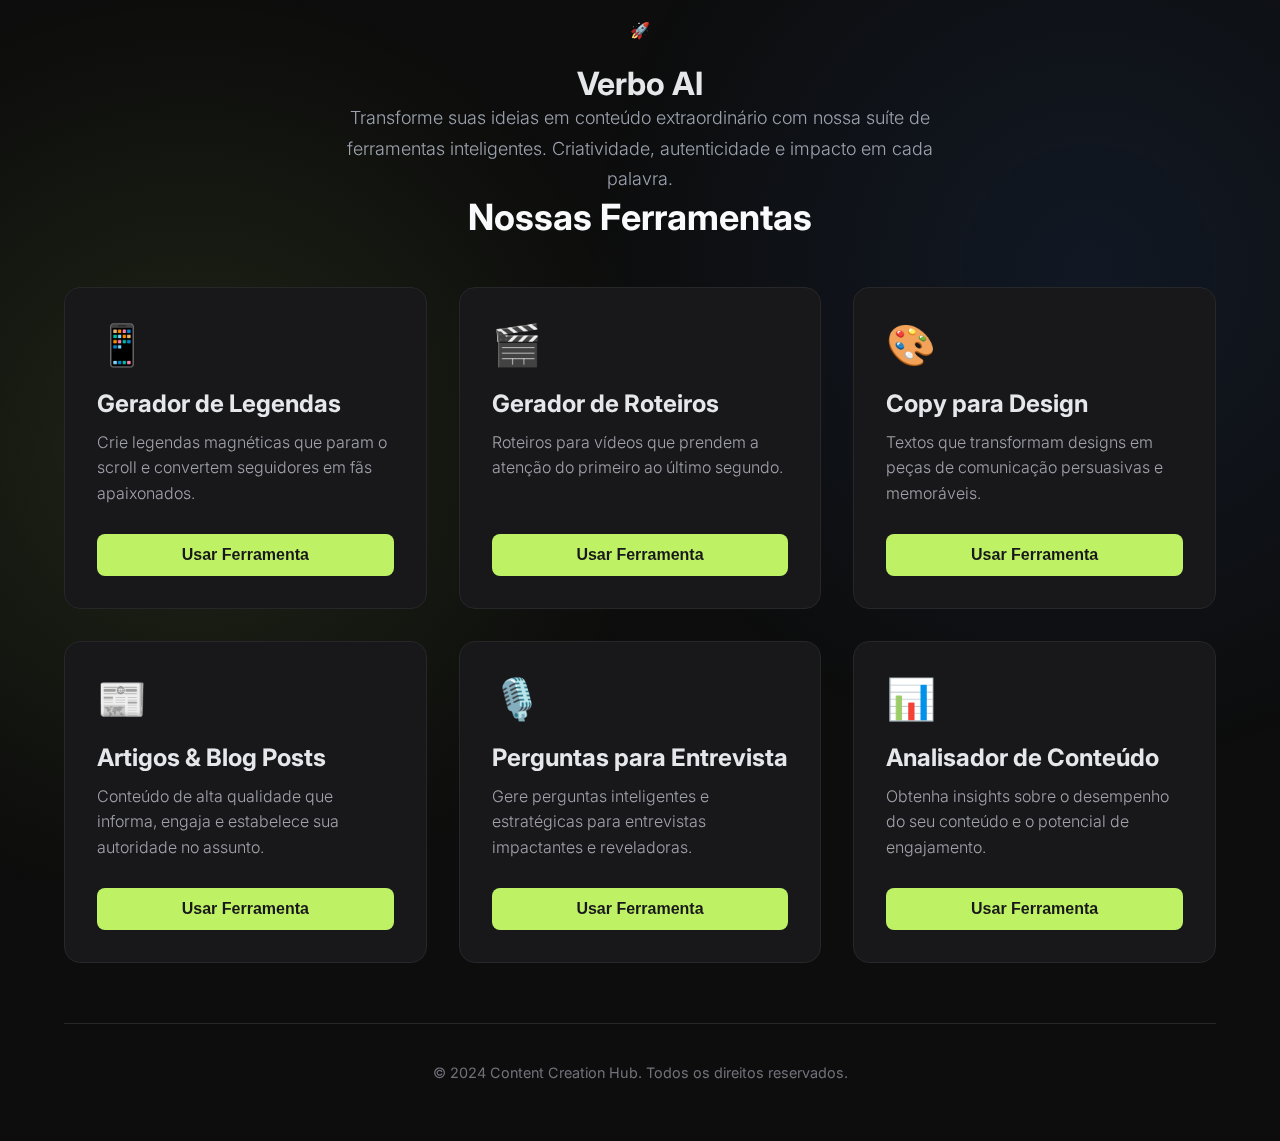
<file: index.html>
<!DOCTYPE html>
<html lang="pt-BR">
<head>
    <meta charset="UTF-8">
    <meta name="viewport" content="width=device-width, initial-scale=1.0">
    <title>Hub de Ferramentas de Conteúdo</title>
    <!-- O link do CSS foi atualizado para um nome genérico -->
    <link rel="stylesheet" href="main.css">
</head>
<body>
    <!-- Fundo animado (controlado via CSS) -->
    <div class="bg-animation"></div>
    
    <div class="container">
        <header class="header">
            <!-- Logo genérico -->
            <div class="logo">🚀</div>
            <h1>Verbo AI</h1>
            <p class="description">
                Transforme suas ideias em conteúdo extraordinário com nossa suíte de ferramentas inteligentes.
                Criatividade, autenticidade e impacto em cada palavra.
            </p>
        </header>

        <section class="tools-section">
            <h2 class="section-title">Nossas Ferramentas</h2>
            
            <div class="tools-grid">
                <!-- Card 1: Gerador de Legendas -->
                <div class="tool-card legendas" onclick="redirectTo('legendas', event)">
                    <div class="tool-icon">📱</div>
                    <h3>Gerador de Legendas</h3>
                    <p>Crie legendas magnéticas que param o scroll e convertem seguidores em fãs apaixonados.</p>
                    <button class="select-btn">Usar Ferramenta</button>
                </div>

                <!-- Card 2: Gerador de Roteiros -->
                <div class="tool-card roteiros" onclick="redirectTo('roteiros', event)">
                    <div class="tool-icon">🎬</div>
                    <h3>Gerador de Roteiros</h3>
                    <p>Roteiros para vídeos que prendem a atenção do primeiro ao último segundo.</p>
                    <button class="select-btn">Usar Ferramenta</button>
                </div>

                <!-- Card 3: Gerador de Copy Visual -->
                <div class="tool-card design" onclick="redirectTo('design', event)">
                    <div class="tool-icon">🎨</div>
                    <h3>Copy para Design</h3>
                    <p>Textos que transformam designs em peças de comunicação persuasivas e memoráveis.</p>
                    <button class="select-btn">Usar Ferramenta</button>
                </div>

                <!-- Card 4: Gerador de Conteúdo Longo -->
                <div class="tool-card materias" onclick="redirectTo('materias', event)">
                    <div class="tool-icon">📰</div>
                    <h3>Artigos & Blog Posts</h3>
                    <p>Conteúdo de alta qualidade que informa, engaja e estabelece sua autoridade no assunto.</p>
                    <button class="select-btn">Usar Ferramenta</button>
                </div>

                <!-- Card 5: Gerador de Perguntas para Entrevista -->
                <div class="tool-card entrevista" onclick="redirectTo('entrevista', event)">
                    <div class="tool-icon">🎙️</div>
                    <h3>Perguntas para Entrevista</h3>
                    <p>Gere perguntas inteligentes e estratégicas para entrevistas impactantes e reveladoras.</p>
                    <button class="select-btn">Usar Ferramenta</button>
                </div>
                
                <!-- Card 6: Analisador de Conteúdo -->
                <div class="tool-card analise" onclick="redirectTo('analise', event)">
                    <div class="tool-icon">📊</div>
                    <h3>Analisador de Conteúdo</h3>
                    <p>Obtenha insights sobre o desempenho do seu conteúdo e o potencial de engajamento.</p>
                    <button class="select-btn">Usar Ferramenta</button>
                </div>
            </div>
        </section>

        <footer class="footer">
            <div class="footer-content">
                <p>&copy; 2024 Content Creation Hub. Todos os direitos reservados.</p>
            </div>
        </footer>
    </div>

    <!-- O link do JavaScript foi atualizado para um nome genérico -->
    <script src="main.js"></script>
</body>
</html>
</file>
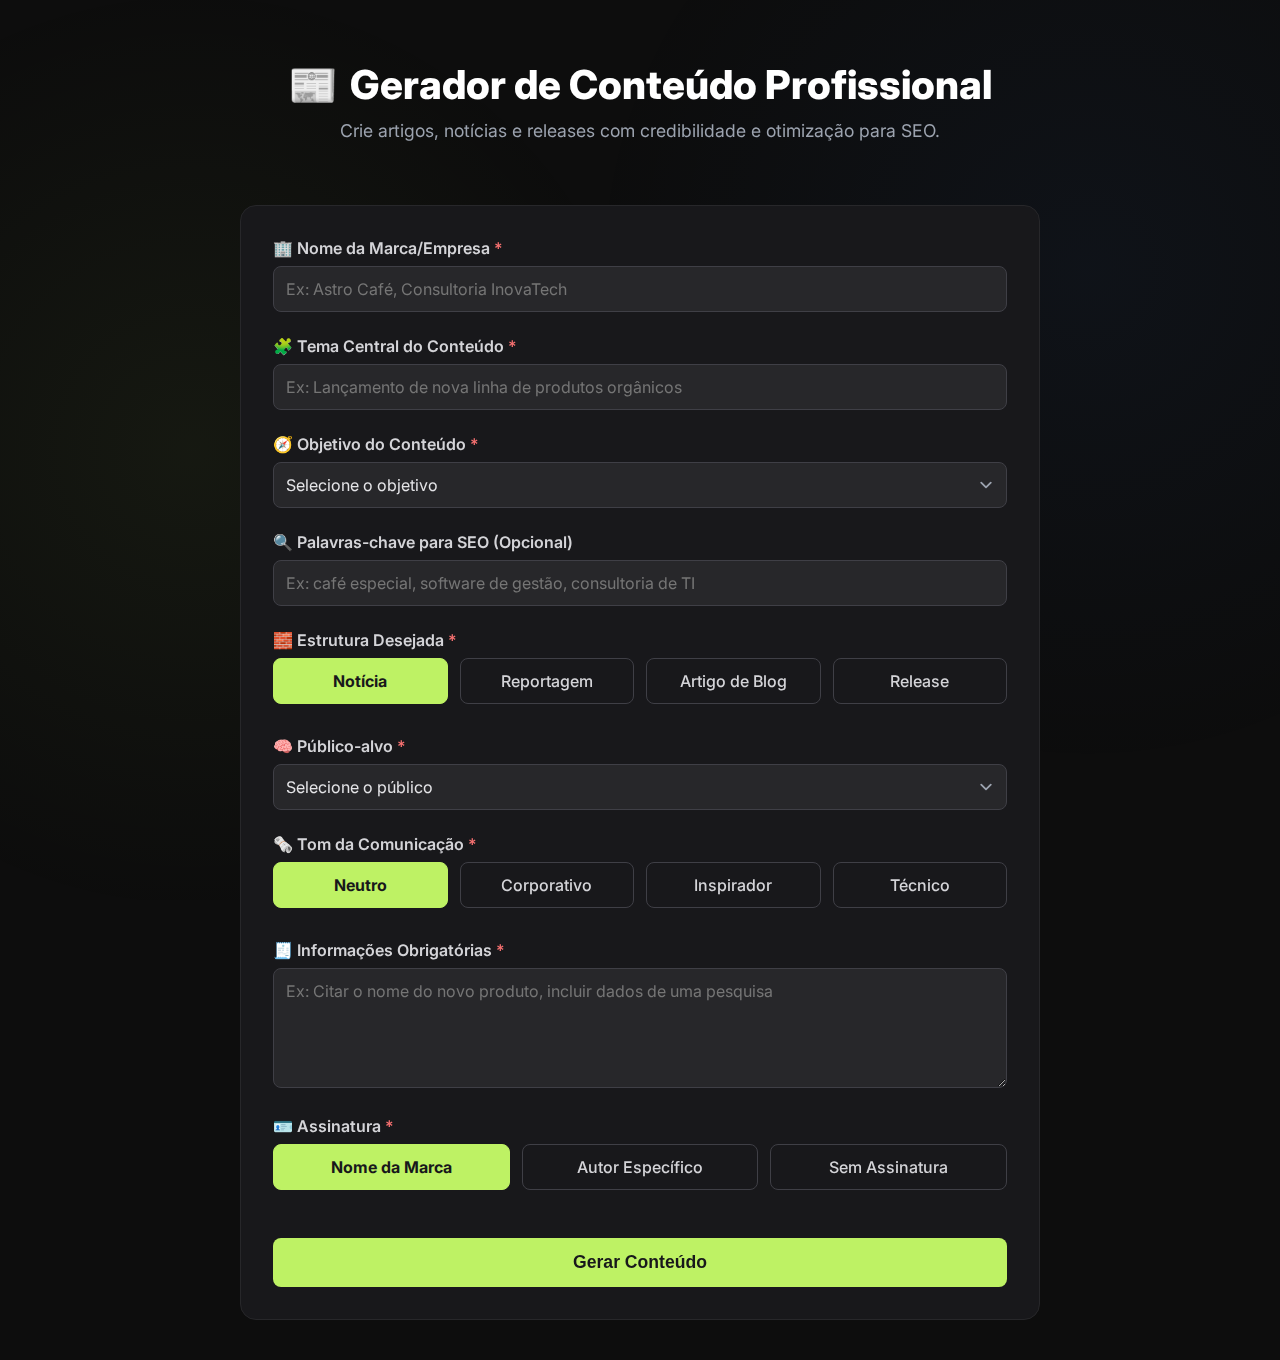
<file: ContentProPage/ContentPro.html>
<!DOCTYPE html>
<html lang="pt-BR">
<head>
    <meta charset="UTF-8">
    <meta name="viewport" content="width=device-width, initial-scale=1.0">
    <title>Gerador de Conteúdo Profissional</title>
    <!-- Link para a nova folha de estilo -->
    <link rel="stylesheet" href="ContentPro.css">
</head>
<body>
    <div class="bg-animation"></div>
    <div class="container">
        <header class="header">
            <h1><span class="header-icon">📰</span> Gerador de Conteúdo Profissional</h1>
            <p class="description">Crie artigos, notícias e releases com credibilidade e otimização para SEO.</p>
        </header>

        <div class="form-container">
            <form id="contentProForm">

                <div class="form-group">
                    <label for="nomeMarca">🏢 Nome da Marca/Empresa <span class="required">*</span></label>
                    <input type="text" id="nomeMarca" name="nomeMarca" placeholder="Ex: Astro Café, Consultoria InovaTech" required>
                </div>
                
                <div class="form-group">
                    <label for="temaCentral">🧩 Tema Central do Conteúdo <span class="required">*</span></label>
                    <input type="text" id="temaCentral" name="temaCentral" placeholder="Ex: Lançamento de nova linha de produtos orgânicos" required>
                </div>

                <div class="form-group">
                    <label for="objetivoConteudo">🧭 Objetivo do Conteúdo <span class="required">*</span></label>
                    <select id="objetivoConteudo" name="objetivoConteudo" required>
                        <option value="">Selecione o objetivo</option>
                        <option value="Informar de forma imparcial">Informar (Imparcial)</option>
                        <option value="Gerar autoridade sobre o tema">Gerar Autoridade</option>
                        <option value="Atrair visitantes orgânicos (SEO)">Atrair Tráfego (SEO)</option>
                        <option value="Engajar o público-alvo">Engajar a Comunidade</option>
                        <option value="Divulgar uma novidade da empresa">Divulgar Novidade</option>
                    </select>
                </div>

                <div class="form-group">
                    <label for="palavrasChave">🔍 Palavras-chave para SEO (Opcional)</label>
                    <input type="text" id="palavrasChave" name="palavrasChave" placeholder="Ex: café especial, software de gestão, consultoria de TI">
                </div>

                <div class="form-group">
                    <label>🧱 Estrutura Desejada <span class="required">*</span></label>
                    <div class="option-grid">
                        <div class="option-item">
                            <input type="radio" id="estruturaNoticia" name="estruturaDesejada" value="Notícia (lead, desenvolvimento, desfecho)" required checked>
                            <label for="estruturaNoticia">Notícia</label>
                        </div>
                        <div class="option-item">
                            <input type="radio" id="estruturaReportagem" name="estruturaDesejada" value="Reportagem (abordagem profunda)">
                            <label for="estruturaReportagem">Reportagem</label>
                        </div>
                        <div class="option-item">
                            <input type="radio" id="estruturaArtigo" name="estruturaDesejada" value="Artigo de Blog (otimizado para SEO)">
                            <label for="estruturaArtigo">Artigo de Blog</label>
                        </div>
                        <div class="option-item">
                            <input type="radio" id="estruturaRelease" name="estruturaDesejada" value="Release de imprensa (formato profissional)">
                            <label for="estruturaRelease">Release</label>
                        </div>
                    </div>
                </div>

                <div class="form-group">
                    <label for="publicoAlvo">🧠 Público-alvo <span class="required">*</span></label>
                    <select id="publicoAlvo" name="publicoAlvo" required>
                        <option value="">Selecione o público</option>
                        <option value="Clientes em potencial">Clientes em Potencial</option>
                        <option value="Clientes atuais">Clientes Atuais</option>
                        <option value="Investidores ou parceiros">Investidores/Parceiros</option>
                        <option value="Profissionais da área">Profissionais da Área</option>
                        <option value="Imprensa e Mídia">Imprensa e Mídia</option>
                        <option value="Público geral">Público Geral</option>
                    </select>
                </div>

                <div class="form-group">
                    <label>🗞️ Tom da Comunicação <span class="required">*</span></label>
                    <div class="option-grid">
                        <div class="option-item">
                            <input type="radio" id="tomNeutroDireto" name="tomComunicacao" value="Jornalístico neutro e direto" required checked>
                            <label for="tomNeutroDireto">Neutro</label>
                        </div>
                        <div class="option-item">
                            <input type="radio" id="tomInstitucionalAutoridade" name="tomComunicacao" value="Corporativo com autoridade">
                            <label for="tomInstitucionalAutoridade">Corporativo</label>
                        </div>
                        <div class="option-item">
                            <input type="radio" id="tomInspiradorHumano" name="tomComunicacao" value="Inspirador e humano">
                            <label for="tomInspiradorHumano">Inspirador</label>
                        </div>
                        <div class="option-item">
                            <input type="radio" id="tomFormalTecnico" name="tomComunicacao" value="Formal e técnico">
                            <label for="tomFormalTecnico">Técnico</label>
                        </div>
                    </div>
                </div>

                <div class="form-group">
                    <label for="infoObrigatorias">🧾 Informações Obrigatórias <span class="required">*</span></label>
                    <textarea id="infoObrigatorias" name="infoObrigatorias" placeholder="Ex: Citar o nome do novo produto, incluir dados de uma pesquisa" required></textarea>
                </div>
                
                <div class="form-group">
                    <label>🪪 Assinatura <span class="required">*</span></label>
                    <div class="option-grid">
                        <div class="option-item">
                            <input type="radio" id="assinaturaMarca" name="assinatura" value="Assinatura da marca" required checked>
                            <label for="assinaturaMarca">Nome da Marca</label>
                        </div>
                        <div class="option-item">
                            <input type="radio" id="assinaturaAutor" name="assinatura" value="Nome de autor específico">
                            <label for="assinaturaAutor">Autor Específico</label>
                        </div>
                        <div class="option-item">
                            <input type="radio" id="assinaturaNenhuma" name="assinatura" value="Sem assinatura">
                            <label for="assinaturaNenhuma">Sem Assinatura</label>
                        </div>
                    </div>
                </div>
                <div class="form-group conditional-field" id="nomeAutorField">
                    <label for="nomeAutor">Nome do Autor:</label>
                    <input type="text" id="nomeAutor" name="nomeAutor" placeholder="Nome completo do autor">
                </div>
                
                <button type="submit" class="submit-btn">Gerar Conteúdo</button>
            </form>

            <div class="loading" id="loadingState">
                <div class="spinner"></div>
                <p>Gerando seu conteúdo, por favor aguarde...</p>
            </div>

            <div class="result" id="resultState">
                <h3 class="result-title">✨ Conteúdo Gerado:</h3>
                <div class="result-content" id="copyContent"></div>
                <button class="copy-btn" id="copyButton">Copiar Conteúdo</button>
            </div>

            <div class="error" id="errorState"></div>
        </div>
    </div>

    <!-- Link para o JavaScript -->
    <script src="ContentPro.js"></script>
</body>
</html>
</file>
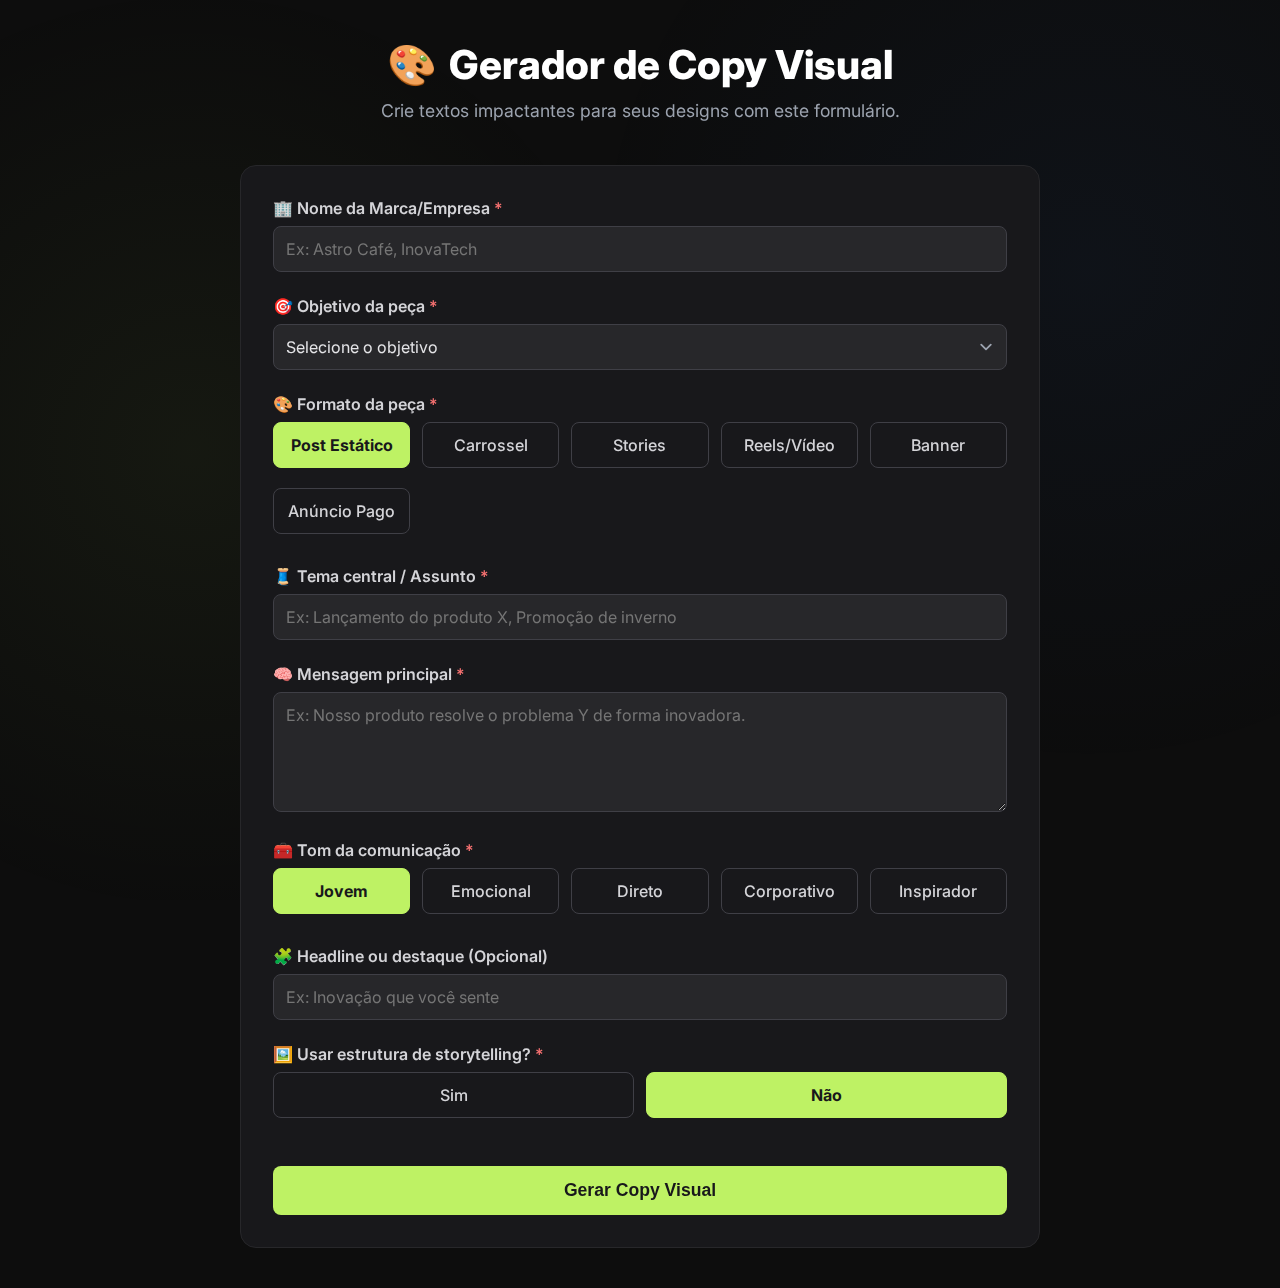
<file: VisualCopyGeneratorPage/VisualCopyGenerator.html>
<!DOCTYPE html>
<html lang="pt-BR">
<head>
    <meta charset="UTF-8">
    <meta name="viewport" content="width=device-width, initial-scale=1.0">
    <title>Gerador de Copy Visual Premium</title>
    <!-- Link para a nova folha de estilo unificada -->
    <link rel="stylesheet" href="VisualCopyGenerator.css">
</head>
<body>
    <div class="bg-animation"></div>
    <div class="container">
        <header class="header">
            <h1><span class="header-icon">🎨</span> Gerador de Copy Visual</h1>
            <p class="description">Crie textos impactantes para seus designs com este formulário.</p>
        </header>

        <div class="form-container">
            <form id="visualCopyForm">

                <div class="form-group">
                    <label for="nomeMarca">🏢 Nome da Marca/Empresa <span class="required">*</span></label>
                    <input type="text" id="nomeMarca" name="nomeMarca" placeholder="Ex: Astro Café, InovaTech" required>
                </div>

                <div class="form-group">
                    <label for="objetivoPeca">🎯 Objetivo da peça <span class="required">*</span></label>
                    <select id="objetivoPeca" name="objetivoPeca" required>
                        <option value="">Selecione o objetivo</option>
                        <option value="Gerar cliques">Gerar cliques</option>
                        <option value="Chamar atenção no feed">Chamar atenção no feed</option>
                        <option value="Converter em leads">Converter em leads</option>
                        <option value="Inspirar/engajar">Inspirar/engajar</option>
                        <option value="Informar rapidamente">Informar rapidamente</option>
                        <option value="Gerar conexão emocional">Gerar conexão emocional</option>
                    </select>
                </div>

                <div class="form-group">
                    <label>🎨 Formato da peça <span class="required">*</span></label>
                    <div class="option-grid format-grid">
                        <div class="option-item">
                            <input type="checkbox" id="formatoPost" name="formatoPeca" value="Post estático" checked>
                            <label for="formatoPost">Post Estático</label>
                        </div>
                        <div class="option-item">
                            <input type="checkbox" id="formatoCarrossel" name="formatoPeca" value="Carrossel">
                            <label for="formatoCarrossel">Carrossel</label>
                        </div>
                        <div class="option-item">
                            <input type="checkbox" id="formatoStories" name="formatoPeca" value="Stories">
                            <label for="formatoStories">Stories</label>
                        </div>
                        <div class="option-item">
                            <input type="checkbox" id="formatoReels" name="formatoPeca" value="Reels/Vídeo">
                            <label for="formatoReels">Reels/Vídeo</label>
                        </div>
                        <div class="option-item">
                            <input type="checkbox" id="formatoBanner" name="formatoPeca" value="Banner">
                            <label for="formatoBanner">Banner</label>
                        </div>
                        <div class="option-item">
                            <input type="checkbox" id="formatoAnuncio" name="formatoPeca" value="Anúncio Pago">
                            <label for="formatoAnuncio">Anúncio Pago</label>
                        </div>
                    </div>
                </div>

                <div class="form-group">
                    <label for="temaCentral">🧵 Tema central / Assunto <span class="required">*</span></label>
                    <input type="text" id="temaCentral" name="temaCentral" placeholder="Ex: Lançamento do produto X, Promoção de inverno" required>
                </div>

                <div class="form-group">
                    <label for="mensagemPrincipal">🧠 Mensagem principal <span class="required">*</span></label>
                    <textarea id="mensagemPrincipal" name="mensagemPrincipal" placeholder="Ex: Nosso produto resolve o problema Y de forma inovadora." required></textarea>
                </div>

                <div class="form-group">
                    <label>🧰 Tom da comunicação <span class="required">*</span></label>
                    <div class="option-grid tone-grid">
                        <div class="option-item">
                            <input type="radio" id="tomJovemOusado" name="tomComunicacao" value="Jovem e ousado" required checked>
                            <label for="tomJovemOusado">Jovem</label>
                        </div>
                        <div class="option-item">
                            <input type="radio" id="tomEmocional" name="tomComunicacao" value="Emocional e aspiracional">
                            <label for="tomEmocional">Emocional</label>
                        </div>
                        <div class="option-item">
                            <input type="radio" id="tomDireto" name="tomComunicacao" value="Direto e provocativo">
                            <label for="tomDireto">Direto</label>
                        </div>
                        <div class="option-item">
                            <input type="radio" id="tomCorporativo" name="tomComunicacao" value="Corporativo e elegante">
                            <label for="tomCorporativo">Corporativo</label>
                        </div>
                        <div class="option-item">
                            <input type="radio" id="tomInspirador" name="tomComunicacao" value="Inspirador e leve">
                            <label for="tomInspirador">Inspirador</label>
                        </div>
                    </div>
                </div>

                <div class="form-group">
                    <label for="headlineDesejada">🧩 Headline ou destaque (Opcional)</label>
                    <input type="text" id="headlineDesejada" name="headlineDesejada" placeholder="Ex: Inovação que você sente">
                </div>
                
                <div class="form-group">
                    <label>🖼️ Usar estrutura de storytelling? <span class="required">*</span></label>
                    <div class="option-grid">
                        <div class="option-item">
                            <input type="radio" id="storytellingSim" name="incluirStorytelling" value="sim" required>
                            <label for="storytellingSim">Sim</label>
                        </div>
                        <div class="option-item">
                            <input type="radio" id="storytellingNao" name="incluirStorytelling" value="não" checked>
                            <label for="storytellingNao">Não</label>
                        </div>
                    </div>
                </div>
                <div class="conditional-field" id="storytellingFields">
                    <div class="form-group">
                        <label for="ganchoStorytelling">Etapa 1: Gancho (título/frase de impacto)</label>
                        <input type="text" id="ganchoStorytelling" name="ganchoStorytelling" placeholder="Ex: 'Cansado do comum?'">
                    </div>
                    <div class="form-group">
                        <label for="solucaoStorytelling">Etapa 2: Solução (seu diferencial)</label>
                        <textarea id="solucaoStorytelling" name="solucaoStorytelling" placeholder="Ex: 'Apresentamos a solução X, que transforma sua rotina.'"></textarea>
                    </div>
                    <div class="form-group">
                        <label for="acaoStorytelling">Etapa 3: Chamada para Ação (CTA)</label>
                        <input type="text" id="acaoStorytelling" name="acaoStorytelling" placeholder="Ex: 'Clique e descubra!'">
                    </div>
                </div>

                <button type="submit" class="submit-btn">Gerar Copy Visual</button>
            </form>

            <div class="loading" id="loadingState">
                <div class="spinner"></div>
                <p>Gerando sua copy visual, por favor aguarde...</p>
            </div>

            <div class="result" id="resultState">
                <h3 class="result-title">✨ Copy Visual Gerada:</h3>
                <div class="result-content" id="copyContent"></div>
                <button class="copy-btn" id="copyButton">Copiar Copy</button>
            </div>

            <div class="error" id="errorState"></div>
        </div>
    </div>

   <script src="VisualCopyGenerator.js"></script>
</body>
</html>
</file>
<file: main.css>
/* Reset básico e tipografia */
@import url('https://fonts.googleapis.com/css2?family=Inter:wght@300;400;600;700;800&display=swap');

* {
    margin: 0;
    padding: 0;
    box-sizing: border-box;
}

body {
    font-family: 'Inter', sans-serif;
    background-color: #0d0d0d;
    color: #e5e7eb;
    overflow-x: hidden;
    min-height: 100vh;
}

/* --- UTILITÁRIOS E ANIMAÇÕES --- */
.hidden {
    display: none !important;
}

.bg-animation {
    position: fixed;
    top: 0; left: 0;
    width: 100%; height: 100%;
    z-index: -1;
    background: radial-gradient(circle at 15% 50%, rgba(190, 242, 100, 0.1), transparent 40%),
                radial-gradient(circle at 85% 30%, rgba(59, 130, 246, 0.1), transparent 40%);
    animation: bgSway 25s ease-in-out infinite;
}

@keyframes bgSway {
    0%, 100% { transform: translate(0, 0); }
    50% { transform: translate(10px, 20px) scale(1.05); }
}

@keyframes float {
    0% { transform: translateY(0px); }
    50% { transform: translateY(-10px); }
    100% { transform: translateY(0px); }
}

.container {
    max-width: 1200px;
    width: 90%;
    margin: 0 auto;
    padding: 20px 0;
    position: relative;
    z-index: 1;
}

/* --- COMPONENTES GLOBAIS (Botões, Inputs) --- */
.input-group {
    text-align: left;
    margin-bottom: 20px;
}
.input-group label {
    display: block;
    margin-bottom: 8px;
    font-weight: 500;
}
.input-group input,
.input-group textarea {
    width: 100%;
    padding: 12px 16px;
    background: #0d0d0d;
    border: 1px solid #3f3f46;
    border-radius: 8px;
    color: #f9fafb;
    font-size: 1rem;
    font-family: 'Inter', sans-serif;
    transition: all 0.3s;
}
.input-group input:focus,
.input-group textarea:focus {
    outline: none;
    border-color: #bef264;
    box-shadow: 0 0 0 3px rgba(190, 242, 100, 0.2);
}
.input-group textarea {
    resize: vertical;
}

.select-btn {
    background-color: #bef264;
    color: #18181b;
    border: none;
    padding: 12px 24px;
    border-radius: 8px;
    font-size: 1rem;
    font-weight: 600;
    cursor: pointer;
    transition: all 0.3s ease;
    width: 100%;
    text-align: center;
}
.select-btn:hover {
    background-color: #a3e635;
    transform: scale(1.05);
}
.select-btn:disabled {
    background-color: #52525b;
    color: #a1a1aa;
    cursor: not-allowed;
    transform: none;
}

.success-message {
    color: #a3e635;
    min-height: 24px;
    margin: 16px 0;
    font-size: 0.9rem;
    font-weight: 500;
    text-align: center;
}
.error-message {
    color: #f87171;
    min-height: 24px;
    margin-bottom: 16px;
    font-size: 0.9rem;
}

/* --- HEADER --- */
.header {
    text-align: center;
}
.header .logo {
    margin-bottom: 24px;
    display: inline-block;
    animation: float 6s ease-in-out infinite;
}
.header .description {
    font-size: 1.125rem;
    color: #9ca3af;
    max-width: 600px;
    margin: 0 auto;
    line-height: 1.7;
    font-weight: 300;
}
.user-info {
    margin-bottom: 20px;
    display: flex;
    justify-content: flex-end;
    align-items: center;
    gap: 12px;
    flex-wrap: wrap;
}
#user-email-display, #user-email {
    color: #a1a1aa;
}
#logout-btn, .nav-btn {
    background: #3f3f46;
    color: #f9fafb;
    border: none;
    padding: 8px 16px;
    border-radius: 8px;
    cursor: pointer;
    font-weight: 600;
    text-decoration: none;
    transition: background-color 0.3s;
}
#logout-btn:hover, .nav-btn:hover {
    background: #52525b;
}

/* --- ESTILOS ESPECÍFICOS POR PÁGINA (A CORREÇÃO PRINCIPAL) --- */

/* #page-hub (Página Principal) */
#page-hub .header {
    padding: 80px 20px 60px;
}
#page-hub .header .logo img {
    height: 30vh;
    max-height: 200px;
    clip-path: circle();
}
#page-hub .settings-link {
    display: flex;
    align-items: center;
    gap: 10px;
    text-decoration: none;
    color: #e5e7eb;
    background: #27272a;
    padding: 5px 15px 5px 5px;
    border-radius: 20px;
    transition: background-color 0.3s;
}
#page-hub .settings-link:hover {
    background-color: #3f3f46;
}
#page-hub .settings-link img {
    width: 32px;
    height: 32px;
    border-radius: 50%;
    object-fit: cover;
    border: 2px solid #3f3f46;
}

/* #page-settings (Página de Configurações) */
#page-settings .header {
    padding: 20px 20px 60px;
}
#page-settings .header .logo img {
    height: 15vh;
    max-height: 120px;
    clip-path: circle();
}

/* --- TELA DE LOGIN --- */
.auth-container {
    display: flex;
    justify-content: center;
    align-items: center;
    min-height: 100vh;
    padding: 20px;
    z-index: 10;
}
.login-box {
    background: #18181b;
    border: 1px solid #27272a;
    border-radius: 16px;
    padding: 40px;
    width: 100%;
    max-width: 420px;
    text-align: center;
    box-shadow: 0 10px 30px rgba(0,0,0,0.2);
}
.login-box .logo img {
    height: 100px;
    width: 100px;
    animation: none;
    clip-path: circle();
}
.login-box h2 {
    font-size: 2rem;
    font-weight: 700;
    color: #f9fafb;
    margin-bottom: 8px;
}
.login-box .login-subtitle {
    color: #a1a1aa;
    margin-bottom: 32px;
}

/* --- SEÇÃO DE FERRAMENTAS --- */
.section-title {
    text-align: center;
    font-size: 2.25rem;
    font-weight: 700;
    margin-bottom: 48px;
    color: #f9fafb;
}
.tools-grid {
    display: grid;
    grid-template-columns: repeat(auto-fit, minmax(300px, 1fr));
    gap: 32px;
}
.tool-card {
    background: #18181b;
    border: 1px solid #27272a;
    border-radius: 16px;
    padding: 32px;
    text-align: left;
    transition: all 0.3s ease;
    cursor: pointer;
    overflow: hidden;
}
.tool-card:hover {
    transform: translateY(-8px);
    border-color: #bef264;
    box-shadow: 0 20px 40px rgba(190, 242, 100, 0.1);
}
.tool-icon {
    font-size: 2.5rem;
    margin-bottom: 20px;
}
.tool-card h3 {
    font-size: 1.5rem;
    font-weight: 700;
    margin-bottom: 12px;
}
.tool-card p {
    color: #a1a1aa;
    line-height: 1.6;
    margin-bottom: 24px;
    font-size: 1rem;
    font-weight: 300;
    min-height: 80px;
}

/* --- SEÇÃO DE CONFIGURAÇÕES --- */
.settings-section {
    display: grid;
    grid-template-columns: 1fr;
    gap: 32px;
    max-width: 900px;
    margin: 0 auto;
}
@media (min-width: 992px) {
    .settings-section {
        grid-template-columns: 1fr 1fr;
    }
}
.settings-card {
    background: #18181b;
    border: 1px solid #27272a;
    border-radius: 16px;
    padding: 32px;
    display: flex;
    flex-direction: column;
}
.settings-card h3 {
    font-size: 1.5rem;
    font-weight: 700;
    margin-bottom: 24px;
    text-align: center;
}
.profile-pic-container {
    display: flex;
    flex-direction: column;
    align-items: center;
    gap: 16px;
    margin-bottom: 32px;
}
#profile-pic-preview {
    width: 120px;
    height: 120px;
    border-radius: 50%;
    object-fit: cover;
    border: 3px solid #3f3f46;
}
#profile-pic-input {
    display: none;
}
.upload-btn {
    background: #3f3f46;
    color: #f9fafb;
    padding: 10px 20px;
    border-radius: 8px;
    cursor: pointer;
    font-weight: 600;
    transition: background-color 0.3s ease;
}
.upload-btn:hover {
    background-color: #52525b;
}

/* --- SPINNER DE CARREGAMENTO --- */
.spinner-container {
    display: flex;
    justify-content: center;
    align-items: center;
    position: fixed;
    top: 0; left: 0;
    width: 100%; height: 100%;
    background: rgba(13, 13, 13, 0.8);
    z-index: 999;
}
.spinner {
    width: 50px;
    height: 50px;
    border: 5px solid #3f3f46;
    border-top-color: #bef264;
    border-radius: 50%;
    animation: spin 1s linear infinite;
}
@keyframes spin { to { transform: rotate(360deg); } }

/* --- FOOTER --- */
.footer {
    text-align: center;
    padding: 40px 0;
    margin-top: 60px;
    border-top: 1px solid #27272a;
}
.footer p {
    color: #71717a;
    font-size: 0.9rem;
}
</file>
<file: ContentProPage/ContentPro.css>
/* Reset básico e tipografia */
@import url('https://fonts.googleapis.com/css2?family=Inter:wght@300;400;600;700;800&display=swap');

* {
    margin: 0;
    padding: 0;
    box-sizing: border-box;
}

body {
    font-family: 'Inter', sans-serif;
    background-color: #0d0d0d;
    color: #e5e7eb;
    overflow-x: hidden;
    min-height: 100vh;
    padding: 20px;
    display: flex;
    justify-content: center;
    align-items: flex-start;
}

/* Fundo sutil */
.bg-animation {
    position: fixed;
    top: 0;
    left: 0;
    width: 100%;
    height: 100%;
    z-index: -1;
    background: radial-gradient(circle at 15% 50%, rgba(190, 242, 100, 0.05), transparent 40%),
                radial-gradient(circle at 85% 30%, rgba(59, 130, 246, 0.05), transparent 40%);
}

.container {
    max-width: 800px;
    width: 90%;
    margin: 20px auto;
    position: relative;
    z-index: 1;
}

/* Cabeçalho */
.header {
    text-align: center;
    margin-bottom: 40px;
    padding: 20px 0;
}

.header h1 {
    font-size: 2.5rem;
    font-weight: 800;
    margin-bottom: 8px;
    color: #ffffff;
    display: flex;
    align-items: center;
    justify-content: center;
    gap: 12px;
}

.header .description {
    font-size: 1.1rem;
    color: #9ca3af;
    max-width: 600px;
    margin: 0 auto;
    line-height: 1.6;
}

/* Formulário */
.form-container {
    background: #18181b;
    border: 1px solid #27272a;
    border-radius: 16px;
    padding: 32px;
}

.form-group {
    margin-bottom: 24px;
}

.form-group label {
    display: block;
    font-weight: 600;
    color: #d4d4d8;
    margin-bottom: 8px;
    font-size: 1rem;
}

.required {
    color: #f87171; /* red-400 */
}

.form-group input[type="text"],
.form-group input[type="number"],
.form-group textarea,
.form-group select {
    width: 100%;
    padding: 12px;
    border: 1px solid #3f3f46;
    border-radius: 8px;
    font-size: 1rem;
    transition: border-color 0.3s ease, box-shadow 0.3s ease;
    background: #27272a;
    color: #e4e4e7;
    font-family: 'Inter', sans-serif;
}

.form-group textarea {
    resize: vertical;
    min-height: 120px;
}

.form-group select {
    appearance: none;
    background-image: url("data:image/svg+xml,%3csvg xmlns='http://www.w3.org/2000/svg' fill='none' viewBox='0 0 20 20'%3e%3cpath stroke='%239ca3af' stroke-linecap='round' stroke-linejoin='round' stroke-width='1.5' d='M6 8l4 4 4-4'/%3e%3c/svg%3e");
    background-position: right 0.5rem center;
    background-repeat: no-repeat;
    background-size: 1.5em 1.5em;
    padding-right: 2.5rem;
}

.form-group input:focus,
.form-group textarea:focus,
.form-group select:focus {
    outline: none;
    border-color: #bef264;
    box-shadow: 0 0 0 3px rgba(190, 242, 100, 0.2);
}

/* Grid de opções */
.option-grid {
    display: grid;
    grid-template-columns: repeat(auto-fit, minmax(120px, 1fr));
    gap: 12px;
}

.option-item {
    position: relative;
}

.option-item input[type="radio"],
.option-item input[type="checkbox"] {
    position: absolute;
    opacity: 0;
}

.option-item label {
    display: block;
    padding: 12px;
    border: 1px solid #3f3f46;
    border-radius: 8px;
    cursor: pointer;
    text-align: center;
    transition: all 0.2s ease-in-out;
    font-weight: 500;
}

.option-item input:checked + label {
    background-color: #bef264;
    color: #18181b;
    border-color: #bef264;
    font-weight: 700;
}

.option-item label:hover {
    border-color: #a1a1aa;
}

/* Botão */
.submit-btn {
    width: 100%;
    padding: 14px;
    background-color: #bef264;
    color: #18181b;
    border: none;
    border-radius: 8px;
    font-size: 1.1rem;
    font-weight: 700;
    cursor: pointer;
    transition: background-color 0.3s ease, transform 0.2s ease;
    margin-top: 16px;
}

.submit-btn:hover:not(:disabled) {
    background-color: #a3e635;
    transform: translateY(-2px);
}

.submit-btn:disabled {
    opacity: 0.5;
    cursor: not-allowed;
}

/* Estados da UI */
.loading, .error {
    text-align: center;
    margin-top: 24px;
    padding: 16px;
    border-radius: 8px;
}
.loading {
    display: none;
    color: #d4d4d8;
}
.error {
    display: none;
    background: rgba(239, 68, 68, 0.1);
    border: 1px solid #ef4444;
    color: #fca5a5;
}

.spinner {
    width: 32px;
    height: 32px;
    border: 4px solid #3f3f46;
    border-top: 4px solid #bef264;
    border-radius: 50%;
    animation: spin 1s linear infinite;
    margin: 0 auto 12px;
}

@keyframes spin {
    to { transform: rotate(360deg); }
}

/* Resultados */
.result {
    display: none;
    margin-top: 32px;
}

.result-title, .result h3 {
    font-size: 1.5rem;
    font-weight: 700;
    color: #ffffff;
    border-bottom: 1px solid #27272a;
    padding-bottom: 12px;
    margin-bottom: 24px;
}

.result-content {
    background: #0d0d0d;
    padding: 20px;
    border-radius: 12px;
    border: 1px solid #27272a;
    white-space: pre-wrap;
    line-height: 1.7;
    font-size: 1rem;
    margin-bottom: 16px;
    overflow-x: auto;
}

.copy-btn {
    padding: 10px 20px;
    background: #3f3f46;
    color: #e4e4e7;
    border: 1px solid #52525b;
    border-radius: 8px;
    cursor: pointer;
    font-weight: 600;
    transition: background-color 0.3s ease, transform 0.2s ease;
}

.copy-btn:hover {
    background-color: #52525b;
    transform: translateY(-1px);
}

.conditional-field {
    display: none;
    margin-top: 16px;
}


/* Media Queries */
@media (max-width: 768px) {
    .container { width: 95%; margin-top: 20px; }
    .header h1 { font-size: 2rem; }
    .form-container { padding: 24px; }
    .option-grid { grid-template-columns: 1fr; }
}
</file>
<file: VisualCopyGeneratorPage/VisualCopyGenerator.css>
/* Reset básico e tipografia */
@import url('https://fonts.googleapis.com/css2?family=Inter:wght@300;400;600;700;800&display=swap');

:root {
    --bg-color: #0d0d0d;
    --card-color: rgba(24, 24, 27, 0.6);
    --border-color: rgba(63, 63, 70, 0.4);
    --text-primary: #f9fafb;
    --text-secondary: #a1a1aa;
    --accent-primary: #bef264;
    --nav-height: 72px;
}

* { margin: 0; padding: 0; box-sizing: border-box; }

body {
    font-family: 'Inter', sans-serif;
    background-color: var(--bg-color);
    color: var(--text-primary);
    overflow-x: hidden;
    min-height: 100vh;
}

/* Fundo sutil */
.bg-animation {
    position: fixed; top: 0; left: 0; width: 100%; height: 100%; z-index: -1;
    background: radial-gradient(circle at 15% 50%, rgba(190, 242, 100, 0.05), transparent 40%),
                radial-gradient(circle at 85% 30%, rgba(59, 130, 246, 0.05), transparent 40%);
}

/* --- NAVEGAÇÃO SUPERIOR (DESKTOP) --- */
.navbar {
    position: sticky; top: 0; width: 100%; height: var(--nav-height);
    background: rgba(13, 13, 13, 0.7);
    backdrop-filter: blur(12px); -webkit-backdrop-filter: blur(12px);
    border-bottom: 1px solid var(--border-color);
    z-index: 100; display: flex; align-items: center;
}
.nav-container { max-width: 1200px; width: 90%; margin: 0 auto; display: flex; justify-content: space-between; align-items: center; }
.nav-logo { display: flex; align-items: center; gap: 12px; text-decoration: none; color: var(--text-primary); }
.nav-logo img { height: 36px; width: 36px; clip-path: circle(); }
.nav-logo span { font-weight: 600; font-size: 1.2rem; }
.user-info { display: flex; align-items: center; gap: 16px; }
#user-display-name { color: var(--text-secondary); font-weight: 500; }
.settings-link img { width: 40px; height: 40px; border-radius: 50%; object-fit: cover; border: 2px solid transparent; transition: all 0.3s ease; }
.settings-link:hover img { border-color: var(--accent-primary); transform: scale(1.05); }
#logout-btn { background: #27272a; color: var(--text-primary); border: 1px solid var(--border-color); padding: 8px 16px; border-radius: 8px; cursor: pointer; font-weight: 500; transition: all 0.3s ease; }
#logout-btn:hover { background: var(--text-primary); color: var(--bg-color); }

/* Conteúdo Principal */
.container {
    max-width: 800px;
    width: 90%;
    margin: 0 auto;
    padding: 40px 0;
    position: relative;
    z-index: 1;
}

/* Cabeçalho */
.header { text-align: center; margin-bottom: 40px; }
.header h1 { font-size: 2.5rem; font-weight: 800; margin-bottom: 8px; color: #ffffff; display: flex; align-items: center; justify-content: center; gap: 12px; }
.header .description { font-size: 1.1rem; color: #9ca3af; max-width: 600px; margin: 0 auto; line-height: 1.6; }

/* Formulário */
.form-container { background: #18181b; border: 1px solid #27272a; border-radius: 16px; padding: 32px; }
.form-group { margin-bottom: 24px; }
.form-group label { display: block; font-weight: 600; color: #d4d4d8; margin-bottom: 8px; font-size: 1rem; }
.required { color: #f87171; }
.form-group input[type="text"], .form-group textarea, .form-group select {
    width: 100%; padding: 12px; border: 1px solid #3f3f46; border-radius: 8px; font-size: 1rem;
    transition: border-color 0.3s ease, box-shadow 0.3s ease;
    background: #27272a; color: #e4e4e7; font-family: 'Inter', sans-serif;
}
.form-group textarea { resize: vertical; min-height: 120px; }
.form-group select { appearance: none; background-image: url("data:image/svg+xml,%3csvg xmlns='http://www.w3.org/2000/svg' fill='none' viewBox='0 0 20 20'%3e%3cpath stroke='%239ca3af' stroke-linecap='round' stroke-linejoin='round' stroke-width='1.5' d='M6 8l4 4 4-4'/%3e%3c/svg%3e"); background-position: right 0.5rem center; background-repeat: no-repeat; background-size: 1.5em 1.5em; padding-right: 2.5rem; }
.form-group input:focus, .form-group textarea:focus, .form-group select:focus { outline: none; border-color: #bef264; box-shadow: 0 0 0 3px rgba(190, 242, 100, 0.2); }
.option-grid { display: grid; grid-template-columns: repeat(auto-fit, minmax(120px, 1fr)); gap: 12px; }
.option-item { position: relative; }
.option-item input[type="radio"], .option-item input[type="checkbox"] { position: absolute; opacity: 0; }
.option-item label { display: block; padding: 12px; border: 1px solid #3f3f46; border-radius: 8px; cursor: pointer; text-align: center; transition: all 0.2s ease-in-out; font-weight: 500; }
.option-item input:checked + label { background-color: #bef264; color: #18181b; border-color: #bef264; font-weight: 700; }
.option-item label:hover { border-color: #a1a1aa; }
.conditional-field { display: none; margin-top: 16px; }
.submit-btn { width: 100%; padding: 14px; background-color: #bef264; color: #18181b; border: none; border-radius: 8px; font-size: 1.1rem; font-weight: 700; cursor: pointer; transition: background-color 0.3s ease, transform 0.2s ease; margin-top: 16px; }
.submit-btn:hover:not(:disabled) { background-color: #a3e635; transform: translateY(-2px); }
.submit-btn:disabled { opacity: 0.5; cursor: not-allowed; }

/* Estados da UI */
.loading, .error { text-align: center; margin-top: 24px; padding: 16px; border-radius: 8px; }
.loading { display: none; color: #d4d4d8; }
.error { display: none; background: rgba(239, 68, 68, 0.1); border: 1px solid #ef4444; color: #fca5a5; }
.spinner { width: 32px; height: 32px; border: 4px solid #3f3f46; border-top: 4px solid #bef264; border-radius: 50%; animation: spin 1s linear infinite; margin: 0 auto 12px; }
@keyframes spin { to { transform: rotate(360deg); } }

/* Resultados */
.result { display: none; margin-top: 32px; }
.result-title { font-size: 1.5rem; font-weight: 700; color: #ffffff; border-bottom: 1px solid #27272a; padding-bottom: 12px; margin-bottom: 24px; }
.result-content { background: #0d0d0d; padding: 20px; border-radius: 12px; border: 1px solid #27272a; white-space: pre-wrap; line-height: 1.7; font-size: 1rem; margin-bottom: 16px; overflow-x: auto; }
.copy-btn { padding: 10px 20px; background: #3f3f46; color: #e4e4e7; border: 1px solid #52525b; border-radius: 8px; cursor: pointer; font-weight: 600; transition: background-color 0.3s ease, transform 0.2s ease; }
.copy-btn:hover { background-color: #52525b; transform: translateY(-1px); }

/* --- NAVEGAÇÃO INFERIOR (MOBILE) --- */
.mobile-bottom-nav { display: none; position: fixed; bottom: 0; left: 0; right: 0; height: 70px; background: rgba(24, 24, 27, 0.8); backdrop-filter: blur(12px); -webkit-backdrop-filter: blur(12px); border-top: 1px solid var(--border-color); z-index: 1000; justify-content: space-around; align-items: flex-start; padding-top: 8px; }
.mobile-bottom-nav .nav-item { display: flex; flex-direction: column; align-items: center; gap: 2px; color: var(--text-secondary); text-decoration: none; font-size: 0.7rem; background: none; border: none; cursor: pointer; padding: 0 10px; }
.mobile-bottom-nav .nav-item.active { color: var(--accent-primary); }
.mobile-bottom-nav .nav-item i { font-size: 26px; }
.mobile-avatar-wrapper { position: relative; width: 28px; height: 28px; display: flex; justify-content: center; align-items: center; }
.mobile-avatar-wrapper .material-icons-outlined { font-size: 26px; transition: opacity 0.3s ease; }
.mobile-avatar-wrapper img { position: absolute; top: 0; left: 0; width: 100%; height: 100%; border-radius: 50%; object-fit: cover; border: 1px solid var(--border-color); opacity: 0; transition: opacity 0.3s ease; }

/* Media Queries */
@media (max-width: 768px) {
    .navbar .user-info { display: none; }
    .navbar .nav-container { justify-content: center; }
    .mobile-bottom-nav { display: flex; }
    body { padding-bottom: 70px; }
    .container { width: 95%; margin-top: 0; padding: 20px 0; }
    .header h1 { font-size: 2rem; }
    .form-container { padding: 24px; }
    .option-grid, .tone-grid { grid-template-columns: 1fr; }
}
</file>
